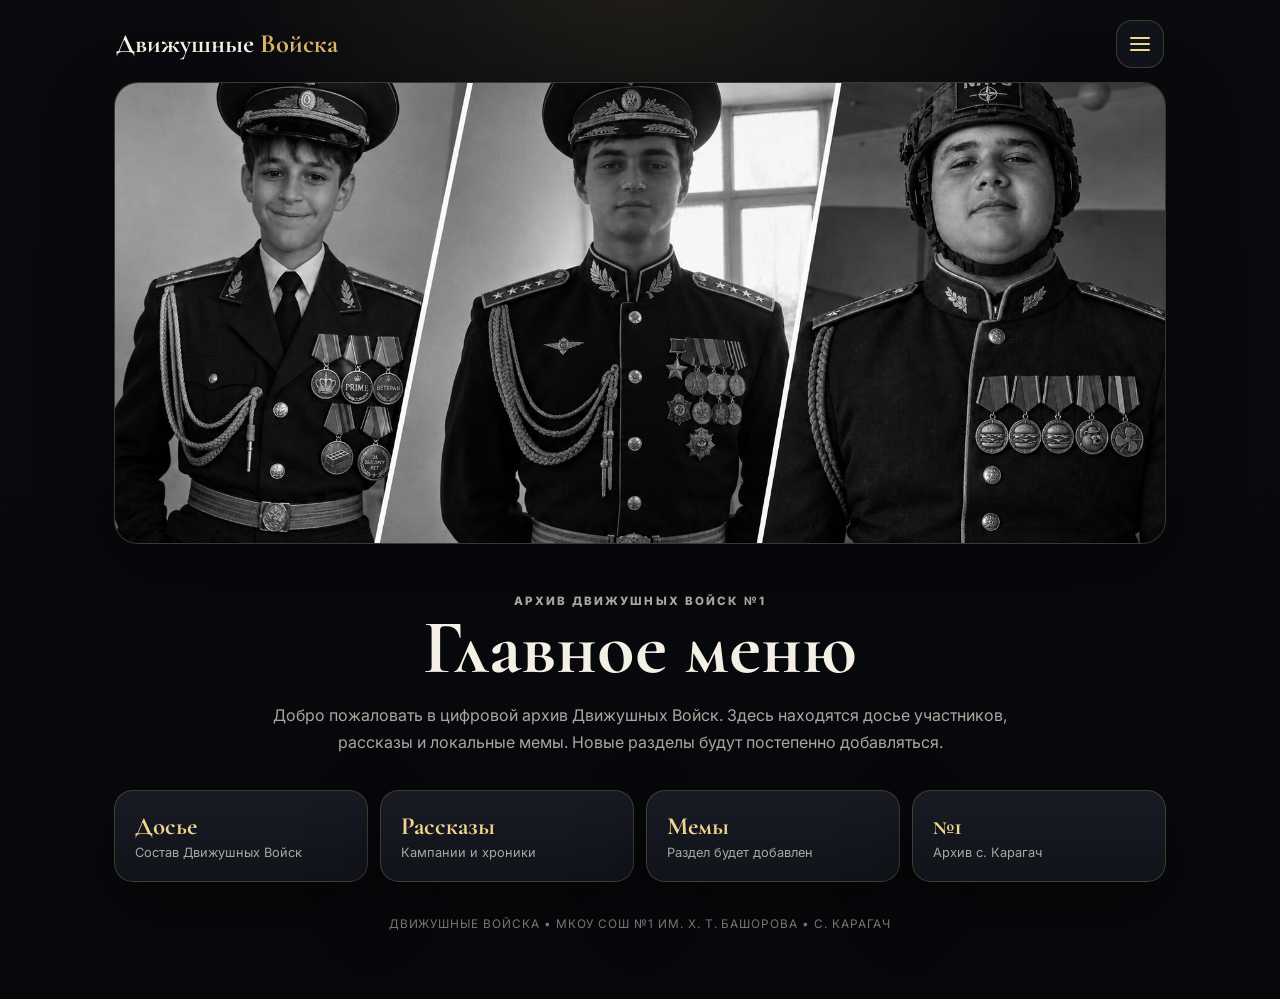
<file: index.html>
<!DOCTYPE html>
<html lang="ru">

<head>
    <meta charset="UTF-8">

    <meta
        name="viewport"
        content="width=device-width, initial-scale=1, viewport-fit=cover"
    >

    <meta name="theme-color" content="#07080b">

    <title>Главное меню • Движушные Войска</title>

    <link rel="stylesheet" href="css/style.css">
</head>

<body>

    <div class="site">


        <header class="topbar">

            <a class="brand" href="index.html">
                Движушные <span>Войска</span>
            </a>

            <button
                class="menu-btn"
                data-menu
                aria-label="Открыть меню"
            >
                <span class="bars">
                    <i></i>
                    <i></i>
                    <i></i>
                </span>
            </button>

        </header>


        <section class="banner">

            <img
                src="photos/banner.png"
                alt="Баннер Движушных Войск"
                onerror="
                    this.style.display='none';
                    document.getElementById('bannerFallback').style.display='grid';
                "
            >

            <div
                id="bannerFallback"
                class="fallback"
                style="display:none;"
            >
                Движушные Войска №1
            </div>

        </section>


        <section class="hero-copy">

            <p class="kicker">
                Архив Движушных Войск №1
            </p>

            <h1>
                Главное меню
            </h1>

            <p>
                Добро пожаловать в цифровой архив Движушных Войск.
                Здесь находятся досье участников, рассказы и локальные мемы.
                Новые разделы будут постепенно добавляться.
            </p>

        </section>


        <section class="quick">

            <a class="quick-card" href="dossier.html">
                <strong>Досье</strong>
                <span>Состав Движушных Войск</span>
            </a>

            <a class="quick-card" href="stories.html">
                <strong>Рассказы</strong>
                <span>Кампании и хроники</span>
            </a>

            <div class="quick-card">
                <strong>Мемы</strong>
                <span>Раздел будет добавлен</span>
            </div>

            <div class="quick-card">
                <strong>№1</strong>
                <span>Архив с. Карагач</span>
            </div>

        </section>


        <footer class="footer">
            Движушные Войска • МКОУ СОШ №1 им. Х. Т. Башорова • с. Карагач
        </footer>

    </div>


    <div class="drawer" id="drawer">

        <div class="backdrop" data-close></div>

        <aside class="panel">

            <div class="panel-head">

                <div class="panel-title">
                    Меню
                </div>

                <button
                    class="close"
                    data-close
                    aria-label="Закрыть"
                >
                    ×
                </button>

            </div>

            <nav class="nav">
                
                <a class="active" href="index.html">
                    Главное меню
                    <small>Главная страница</small>
                </a>
                <a class="" href="memes.html">
                    Мемы
                    <small>Будет добавлено позже</small>
                </a>
                <a class="" href="stories.html">
                    Рассказы
                    <small>Кампании и хроники</small>
                </a>
                <a class="" href="dossier.html">
                    Досье
                    <small>Состав Движушных Войск</small>
                </a>
            </nav>

        </aside>

    </div>

    <script src="js/menu.js"></script>

</body>
</html>
</file>
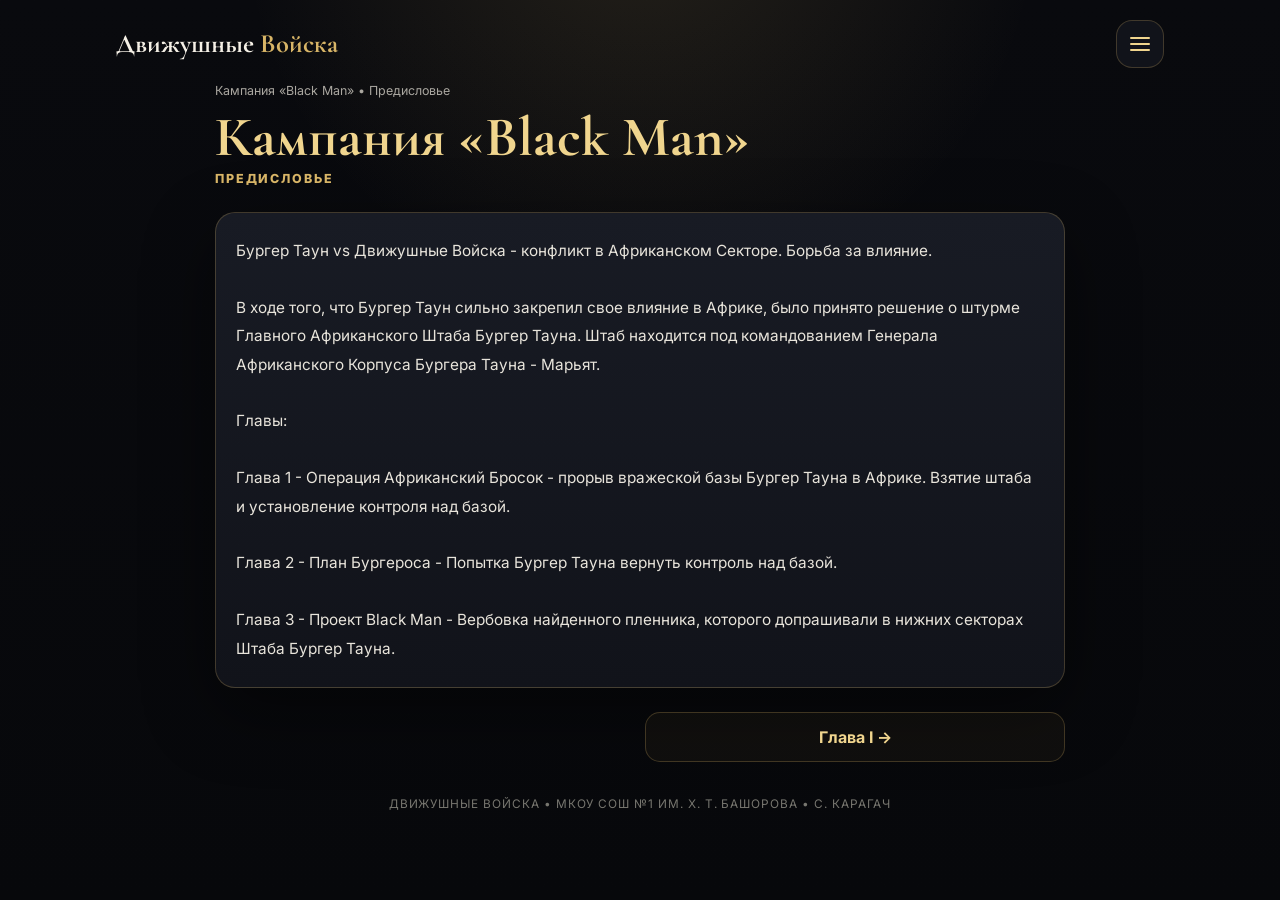
<file: stories/black-man/index.html>
<!DOCTYPE html>
<html lang="ru">

<head>
    <meta charset="UTF-8">

    <meta
        name="viewport"
        content="width=device-width, initial-scale=1, viewport-fit=cover"
    >

    <meta name="theme-color" content="#07080b">

    <title>Предисловье • Кампания «Black Man»</title>

    <link rel="stylesheet" href="../../css/style.css">
</head>

<body>

    <div class="site">


        <header class="topbar">

            <a class="brand" href="../../index.html">
                Движушные <span>Войска</span>
            </a>

            <button
                class="menu-btn"
                data-menu
                aria-label="Открыть меню"
            >
                <span class="bars">
                    <i></i>
                    <i></i>
                    <i></i>
                </span>
            </button>

        </header>


        <main class="story-reading">

            <p class="story-breadcrumb">
                Кампания «Black Man» • Предисловье
            </p>

            <h1 class="story-title">
                Кампания «Black Man»
            </h1>

            <p class="chapter-title">
                Предисловье
            </p>

            <article class="story-text">
                <p>Бургер Таун vs Движушные Войска - конфликт в Африканском Секторе. Борьба за влияние.<br><br>В ходе того, что Бургер Таун сильно закрепил свое влияние в Африке, было принято решение о штурме Главного Африканского Штаба Бургер Тауна. Штаб находится под командованием Генерала Африканского Корпуса Бургера Тауна - Марьят.<br><br>Главы:<br><br>Глава 1 - Операция Африканский Бросок - прорыв вражеской базы Бургер Тауна в Африке. Взятие штаба и установление контроля над базой.<br><br>Глава 2 - План Бургероса - Попытка Бургер Тауна вернуть контроль над базой.<br><br>Глава 3 - Проект Black Man - Вербовка найденного пленника, которого допрашивали в нижних секторах Штаба Бургер Тауна.</p>
            </article>

            <nav class="story-nav">

                <a class="disabled" aria-hidden="true">← Предыдущая часть</a>

                <a href="chapter-1.html">
                    Глава I →
                </a>

            </nav>

        </main>


        <footer class="footer">
            Движушные Войска • МКОУ СОШ №1 им. Х. Т. Башорова • с. Карагач
        </footer>

    </div>


    <div class="drawer" id="drawer">

        <div class="backdrop" data-close></div>

        <aside class="panel">

            <div class="panel-head">

                <div class="panel-title">
                    Меню
                </div>

                <button
                    class="close"
                    data-close
                    aria-label="Закрыть"
                >
                    ×
                </button>

            </div>

            <nav class="nav">
                
                <a class="" href="../../index.html">
                    Главное меню
                    <small>Главная страница</small>
                </a>
                <a class="" href="../../memes.html">
                    Мемы
                    <small>Будет добавлено позже</small>
                </a>
                <a class="active" href="../../stories.html">
                    Рассказы
                    <small>Кампании и хроники</small>
                </a>
                <a class="" href="../../dossier.html">
                    Досье
                    <small>Состав Движушных Войск</small>
                </a>
            </nav>

        </aside>

    </div>

    <script src="../../js/menu.js"></script>

</body>
</html>
</file>
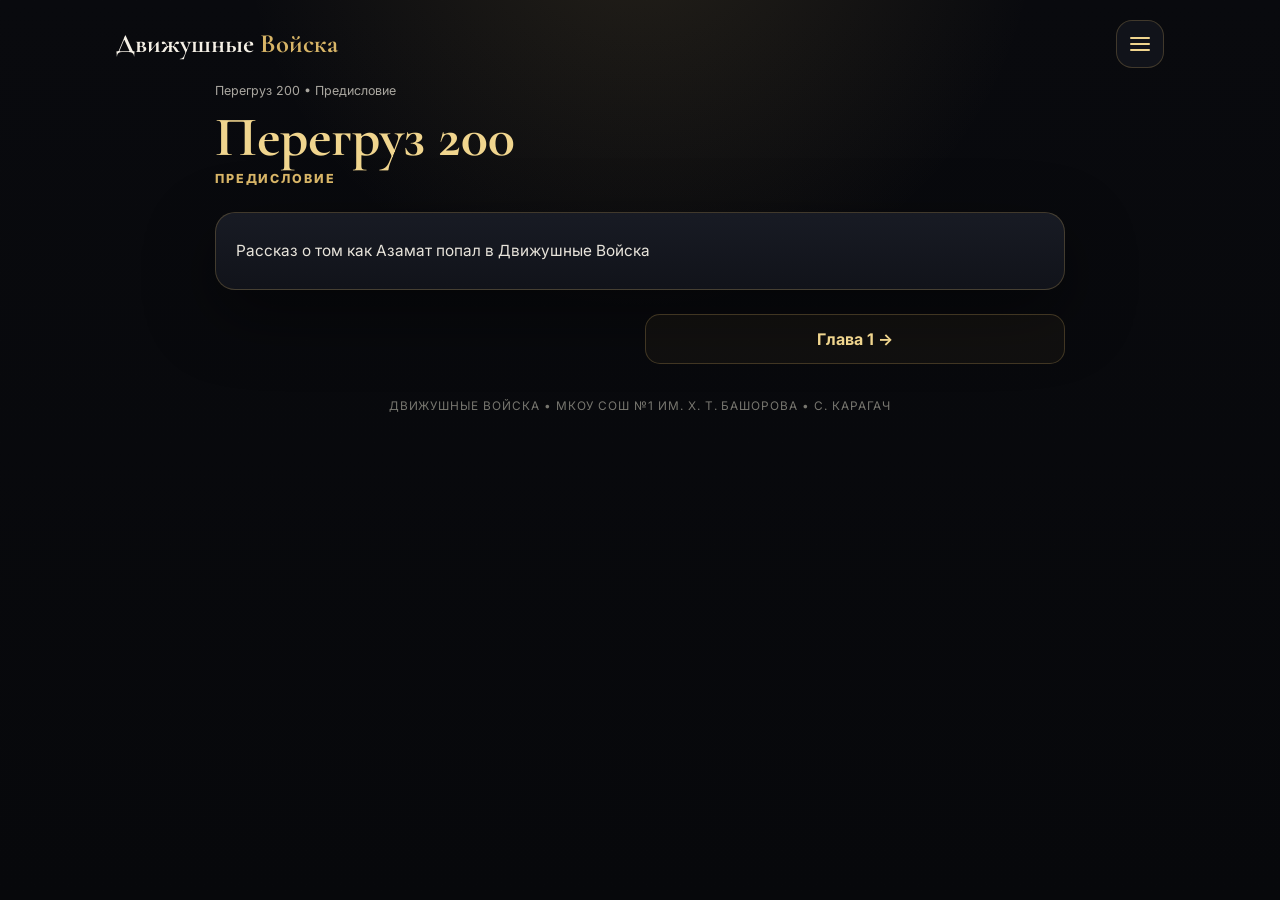
<file: stories/peregruz-200/index.html>
<!DOCTYPE html>
<html lang="ru">

<head>
    <meta charset="UTF-8">

    <meta
        name="viewport"
        content="width=device-width, initial-scale=1, viewport-fit=cover"
    >

    <meta name="theme-color" content="#07080b">

    <title>Предисловие • Перегруз 200</title>

    <link rel="stylesheet" href="../../css/style.css">
</head>

<body>

    <div class="site">


        <header class="topbar">

            <a class="brand" href="../../index.html">
                Движушные <span>Войска</span>
            </a>

            <button
                class="menu-btn"
                data-menu
                aria-label="Открыть меню"
            >
                <span class="bars">
                    <i></i>
                    <i></i>
                    <i></i>
                </span>
            </button>

        </header>


        <main class="story-reading">

            <p class="story-breadcrumb">
                Перегруз 200 • Предисловие
            </p>

            <h1 class="story-title">
                Перегруз 200
            </h1>

            <p class="chapter-title">
                Предисловие
            </p>

            <article class="story-text">
                <p>Рассказ о том как Азамат попал в Движушные Войска</p>
            </article>

            <nav class="story-nav">

                <a class="disabled" aria-hidden="true">← Предыдущая часть</a>

                <a href="chapter-1.html">
                    Глава 1 →
                </a>

            </nav>

        </main>


        <footer class="footer">
            Движушные Войска • МКОУ СОШ №1 им. Х. Т. Башорова • с. Карагач
        </footer>

    </div>


    <div class="drawer" id="drawer">

        <div class="backdrop" data-close></div>

        <aside class="panel">

            <div class="panel-head">

                <div class="panel-title">
                    Меню
                </div>

                <button
                    class="close"
                    data-close
                    aria-label="Закрыть"
                >
                    ×
                </button>

            </div>

            <nav class="nav">
                
                <a class="" href="../../index.html">
                    Главное меню
                    <small>Главная страница</small>
                </a>
                <a class="" href="../../memes.html">
                    Мемы
                    <small>Будет добавлено позже</small>
                </a>
                <a class="active" href="../../stories.html">
                    Рассказы
                    <small>Кампании и хроники</small>
                </a>
                <a class="" href="../../dossier.html">
                    Досье
                    <small>Состав Движушных Войск</small>
                </a>
            </nav>

        </aside>

    </div>

    <script src="../../js/menu.js"></script>

</body>
</html>
</file>
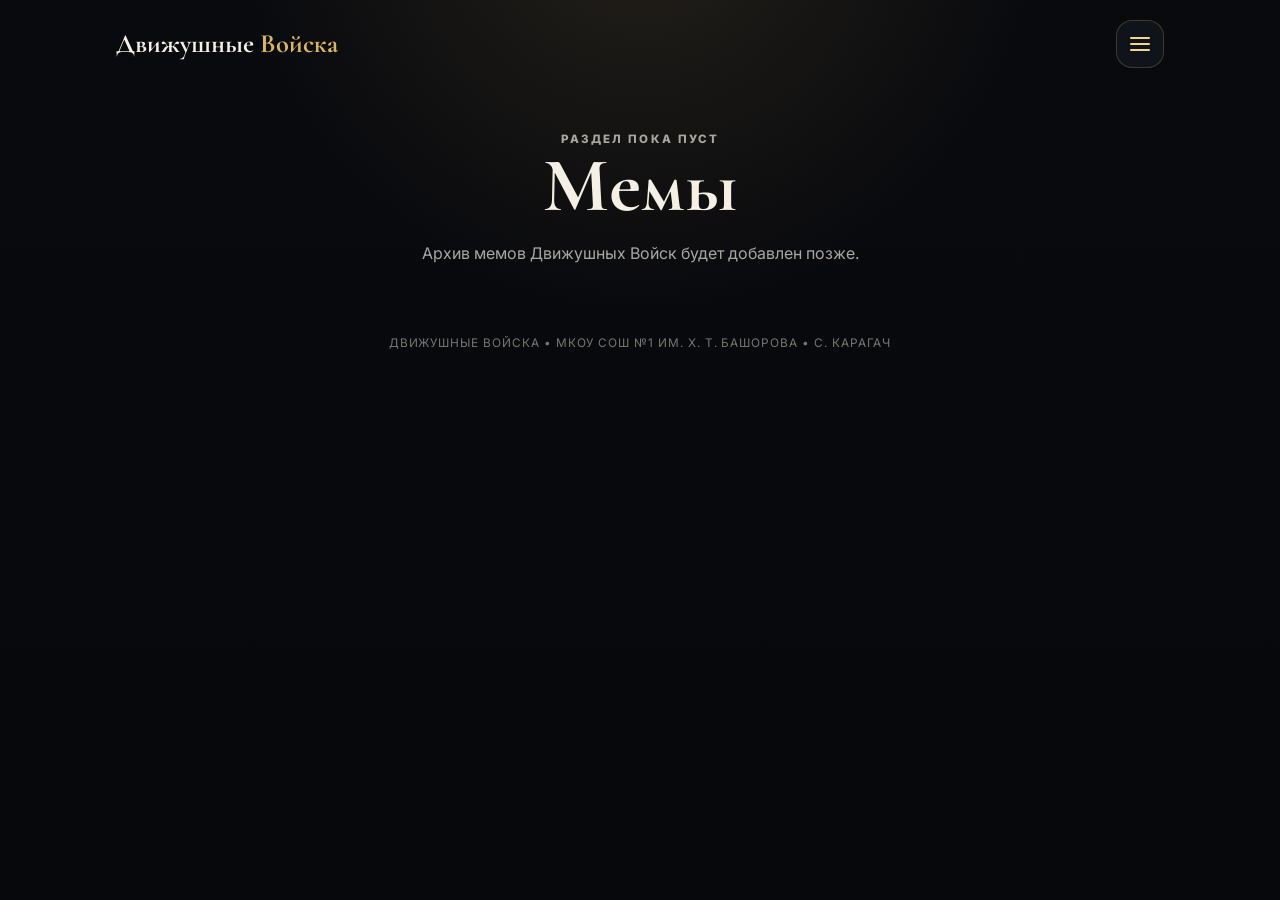
<file: memes.html>
<!DOCTYPE html>
<html lang="ru">
<head>
    <meta charset="UTF-8">

    <meta
        name="viewport"
        content="width=device-width, initial-scale=1, viewport-fit=cover"
    >

    <meta name="theme-color" content="#07080b">

    <title>Мемы • Движушные Войска</title>

    <link rel="stylesheet" href="css/style.css">
</head>

<body>

    <div class="site">

        <header class="topbar">
            <a class="brand" href="index.html">
                Движушные <span>Войска</span>
            </a>

            <button
                class="menu-btn"
                data-menu
                aria-label="Открыть меню"
            >
                <span class="bars">
                    <i></i>
                    <i></i>
                    <i></i>
                </span>
            </button>
        </header>

        
<section class="hero-copy">
    <p class="kicker">Раздел пока пуст</p>
    <h1>Мемы</h1>
    <p>Архив мемов Движушных Войск будет добавлен позже.</p>
</section>


        <footer class="footer">
            Движушные Войска • МКОУ СОШ №1 им. Х. Т. Башорова • с. Карагач
        </footer>

    </div>

    
<div class="drawer" id="drawer">
    <div class="backdrop" data-close></div>

    <aside class="panel">
        <div class="panel-head">
            <div class="panel-title">Меню</div>

            <button class="close" data-close aria-label="Закрыть">
                ×
            </button>
        </div>

        <nav class="nav">
            <a class="" href="index.html">
                Главное меню
                <small>Главная страница</small>
            </a>

            <a href="memes.html">
                Мемы
                <small>Будет добавлено позже</small>
            </a>

            <a class="" href="stories.html">
                Рассказы
                <small>Кампания «Black Man»</small>
            </a>

            <a class="" href="dossier.html">
                Досье
                <small>Состав Движушных Войск</small>
            </a>
        </nav>
    </aside>
</div>


    <script src="js/menu.js"></script>

</body>
</html>
</file>
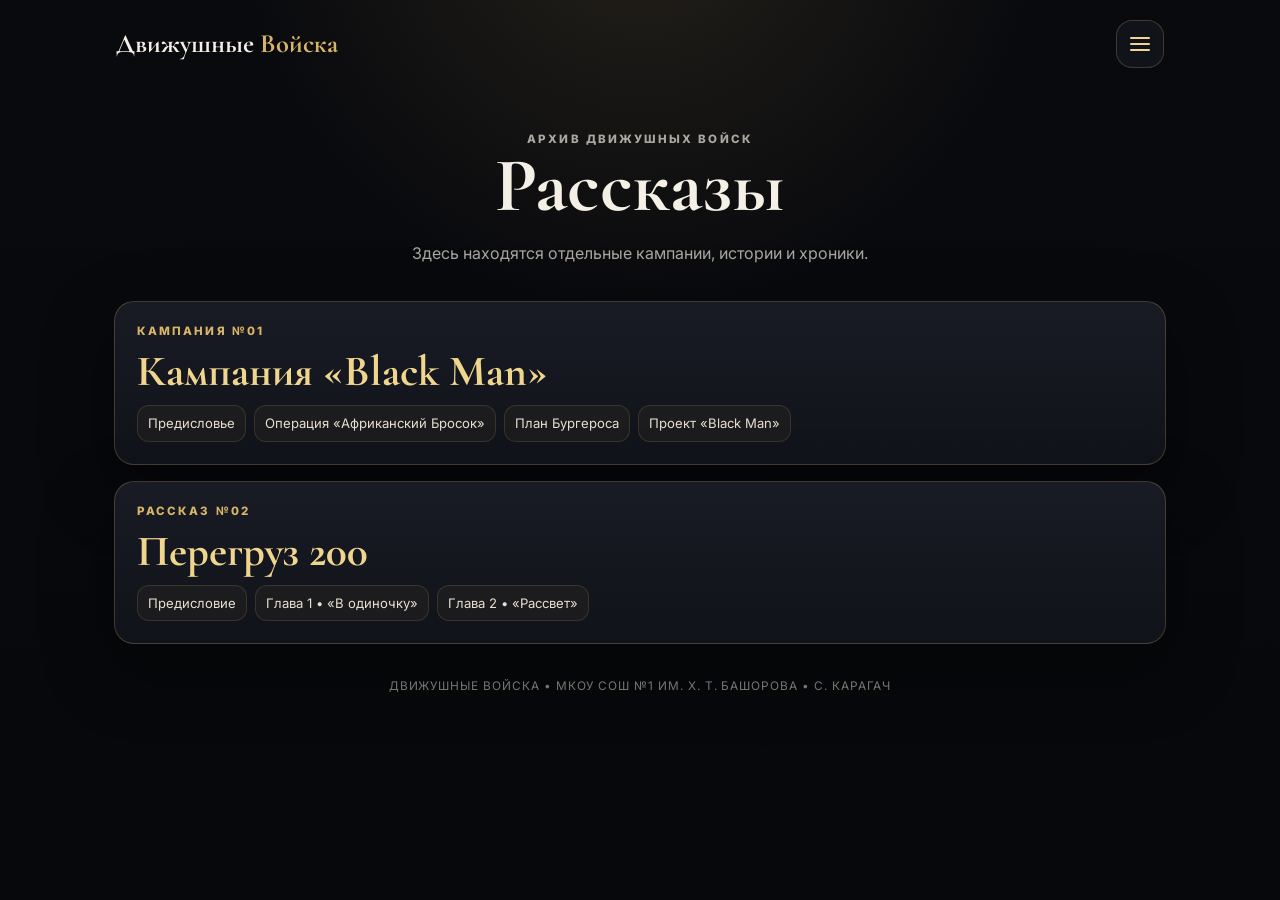
<file: stories.html>
<!DOCTYPE html>
<html lang="ru">

<head>
    <meta charset="UTF-8">

    <meta
        name="viewport"
        content="width=device-width, initial-scale=1, viewport-fit=cover"
    >

    <meta name="theme-color" content="#07080b">

    <title>Рассказы • Движушные Войска</title>

    <link rel="stylesheet" href="css/style.css">
</head>

<body>

    <div class="site">


        <header class="topbar">

            <a class="brand" href="index.html">
                Движушные <span>Войска</span>
            </a>

            <button
                class="menu-btn"
                data-menu
                aria-label="Открыть меню"
            >
                <span class="bars">
                    <i></i>
                    <i></i>
                    <i></i>
                </span>
            </button>

        </header>


        <section class="hero-copy">

            <p class="kicker">
                Архив Движушных Войск
            </p>

            <h1>
                Рассказы
            </h1>

            <p>
                Здесь находятся отдельные кампании, истории и хроники.
            </p>

        </section>


        <section class="stories">

            <a
                class="story-card"
                href="stories/black-man/index.html"
            >

                <p class="kicker">
                    Кампания №01
                </p>

                <h2>
                    Кампания «Black Man»
                </h2>

                <div class="story-parts">

                    <span class="story-part">
                        Предисловье
                    </span>

                    <span class="story-part">
                        Операция «Африканский Бросок»
                    </span>

                    <span class="story-part">
                        План Бургероса
                    </span>

                    <span class="story-part">
                        Проект «Black Man»
                    </span>

                </div>

            </a>


            <a
                class="story-card"
                href="stories/peregruz-200/index.html"
            >

                <p class="kicker">
                    Рассказ №02
                </p>

                <h2>
                    Перегруз 200
                </h2>

                <div class="story-parts">

                    <span class="story-part">
                        Предисловие
                    </span>

                    <span class="story-part">
                        Глава 1 • «В одиночку»
                    </span>

                    <span class="story-part">
                        Глава 2 • «Рассвет»
                    </span>

                </div>

            </a>

        </section>


        <footer class="footer">
            Движушные Войска • МКОУ СОШ №1 им. Х. Т. Башорова • с. Карагач
        </footer>

    </div>


    <div class="drawer" id="drawer">

        <div class="backdrop" data-close></div>

        <aside class="panel">

            <div class="panel-head">

                <div class="panel-title">
                    Меню
                </div>

                <button
                    class="close"
                    data-close
                    aria-label="Закрыть"
                >
                    ×
                </button>

            </div>

            <nav class="nav">
                
                <a class="" href="index.html">
                    Главное меню
                    <small>Главная страница</small>
                </a>
                <a class="" href="memes.html">
                    Мемы
                    <small>Будет добавлено позже</small>
                </a>
                <a class="active" href="stories.html">
                    Рассказы
                    <small>Кампании и хроники</small>
                </a>
                <a class="" href="dossier.html">
                    Досье
                    <small>Состав Движушных Войск</small>
                </a>
            </nav>

        </aside>

    </div>

    <script src="js/menu.js"></script>

</body>
</html>
</file>
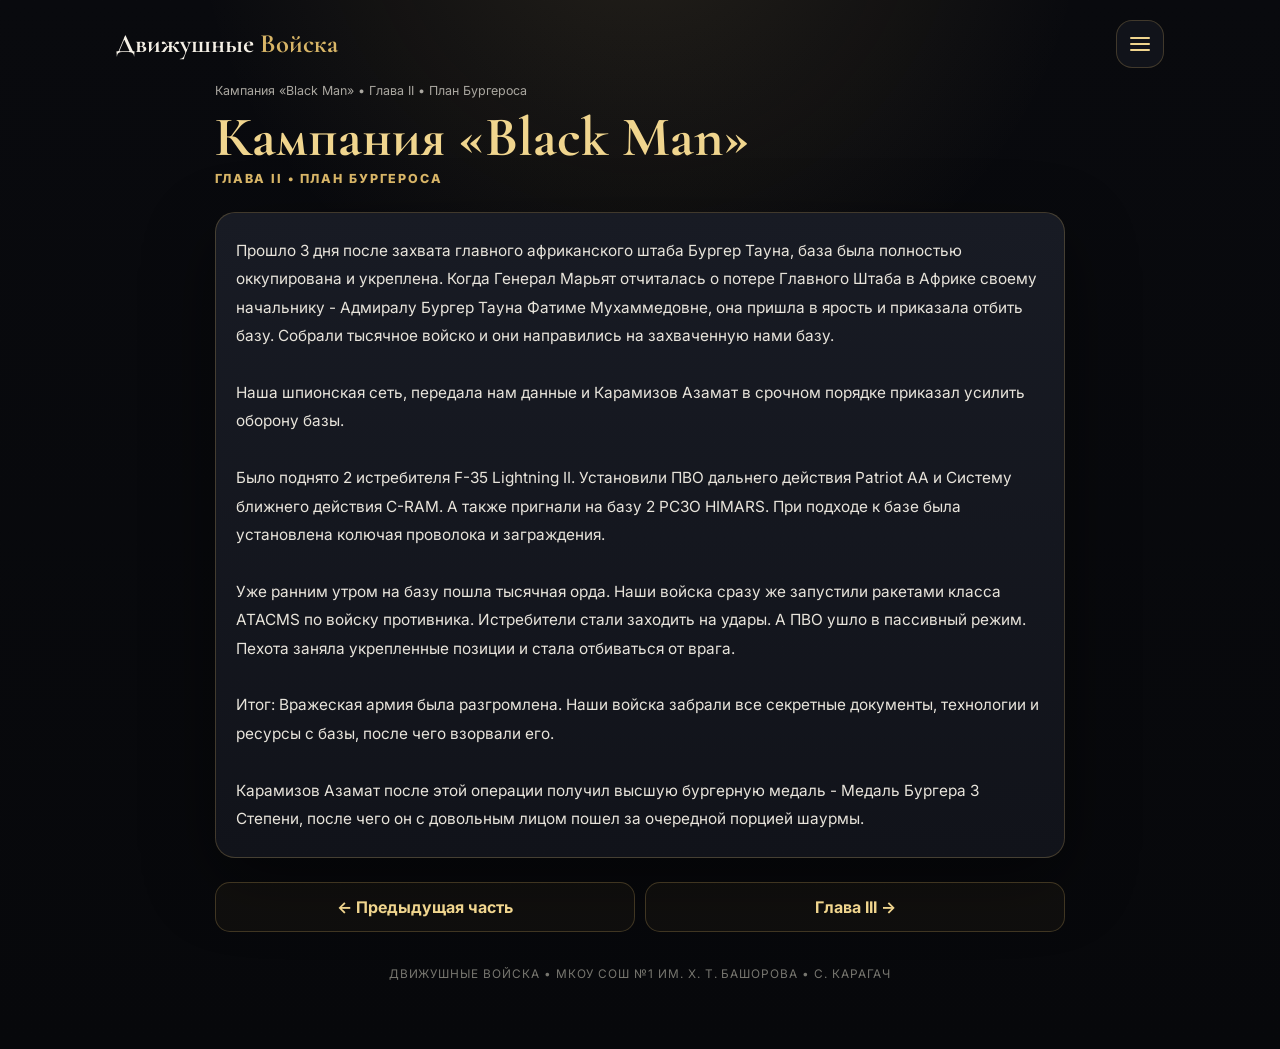
<file: stories/black-man/chapter-2.html>
<!DOCTYPE html>
<html lang="ru">

<head>
    <meta charset="UTF-8">

    <meta
        name="viewport"
        content="width=device-width, initial-scale=1, viewport-fit=cover"
    >

    <meta name="theme-color" content="#07080b">

    <title>Глава II • План Бургероса • Кампания «Black Man»</title>

    <link rel="stylesheet" href="../../css/style.css">
</head>

<body>

    <div class="site">


        <header class="topbar">

            <a class="brand" href="../../index.html">
                Движушные <span>Войска</span>
            </a>

            <button
                class="menu-btn"
                data-menu
                aria-label="Открыть меню"
            >
                <span class="bars">
                    <i></i>
                    <i></i>
                    <i></i>
                </span>
            </button>

        </header>


        <main class="story-reading">

            <p class="story-breadcrumb">
                Кампания «Black Man» • Глава II • План Бургероса
            </p>

            <h1 class="story-title">
                Кампания «Black Man»
            </h1>

            <p class="chapter-title">
                Глава II • План Бургероса
            </p>

            <article class="story-text">
                <p>Прошло 3 дня после захвата главного африканского штаба Бургер Тауна, база была полностью оккупирована и укреплена. Когда Генерал Марьят отчиталась о потере Главного Штаба в Африке своему начальнику - Адмиралу Бургер Тауна Фатиме Мухаммедовне, она пришла в ярость и приказала отбить базу. Собрали тысячное войско и они направились на захваченную нами базу.<br><br>Наша шпионская сеть, передала нам данные и Карамизов Азамат в срочном порядке приказал усилить оборону базы.<br><br>Было поднято 2 истребителя F-35 Lightning II. Установили ПВО дальнего действия Patriot AA и Систему ближнего действия C-RAM. А также пригнали на базу 2 РСЗО HIMARS. При подходе к базе была установлена колючая проволока и заграждения.<br><br>Уже ранним утром на базу пошла тысячная орда. Наши войска сразу же запустили ракетами класса ATACMS по войску противника. Истребители стали заходить на удары. А ПВО ушло в пассивный режим. Пехота заняла укрепленные позиции и стала отбиваться от врага.<br><br>Итог: Вражеская армия была разгромлена. Наши войска забрали все секретные документы, технологии и ресурсы с базы, после чего взорвали его.<br><br>Карамизов Азамат после этой операции получил высшую бургерную медаль - Медаль Бургера 3 Степени, после чего он с довольным лицом пошел за очередной порцией шаурмы.</p>
            </article>

            <nav class="story-nav">

                <a href="chapter-1.html">← Предыдущая часть</a>

                <a href="chapter-3.html">
                    Глава III →
                </a>

            </nav>

        </main>


        <footer class="footer">
            Движушные Войска • МКОУ СОШ №1 им. Х. Т. Башорова • с. Карагач
        </footer>

    </div>


    <div class="drawer" id="drawer">

        <div class="backdrop" data-close></div>

        <aside class="panel">

            <div class="panel-head">

                <div class="panel-title">
                    Меню
                </div>

                <button
                    class="close"
                    data-close
                    aria-label="Закрыть"
                >
                    ×
                </button>

            </div>

            <nav class="nav">
                
                <a class="" href="../../index.html">
                    Главное меню
                    <small>Главная страница</small>
                </a>
                <a class="" href="../../memes.html">
                    Мемы
                    <small>Будет добавлено позже</small>
                </a>
                <a class="active" href="../../stories.html">
                    Рассказы
                    <small>Кампании и хроники</small>
                </a>
                <a class="" href="../../dossier.html">
                    Досье
                    <small>Состав Движушных Войск</small>
                </a>
            </nav>

        </aside>

    </div>

    <script src="../../js/menu.js"></script>

</body>
</html>
</file>
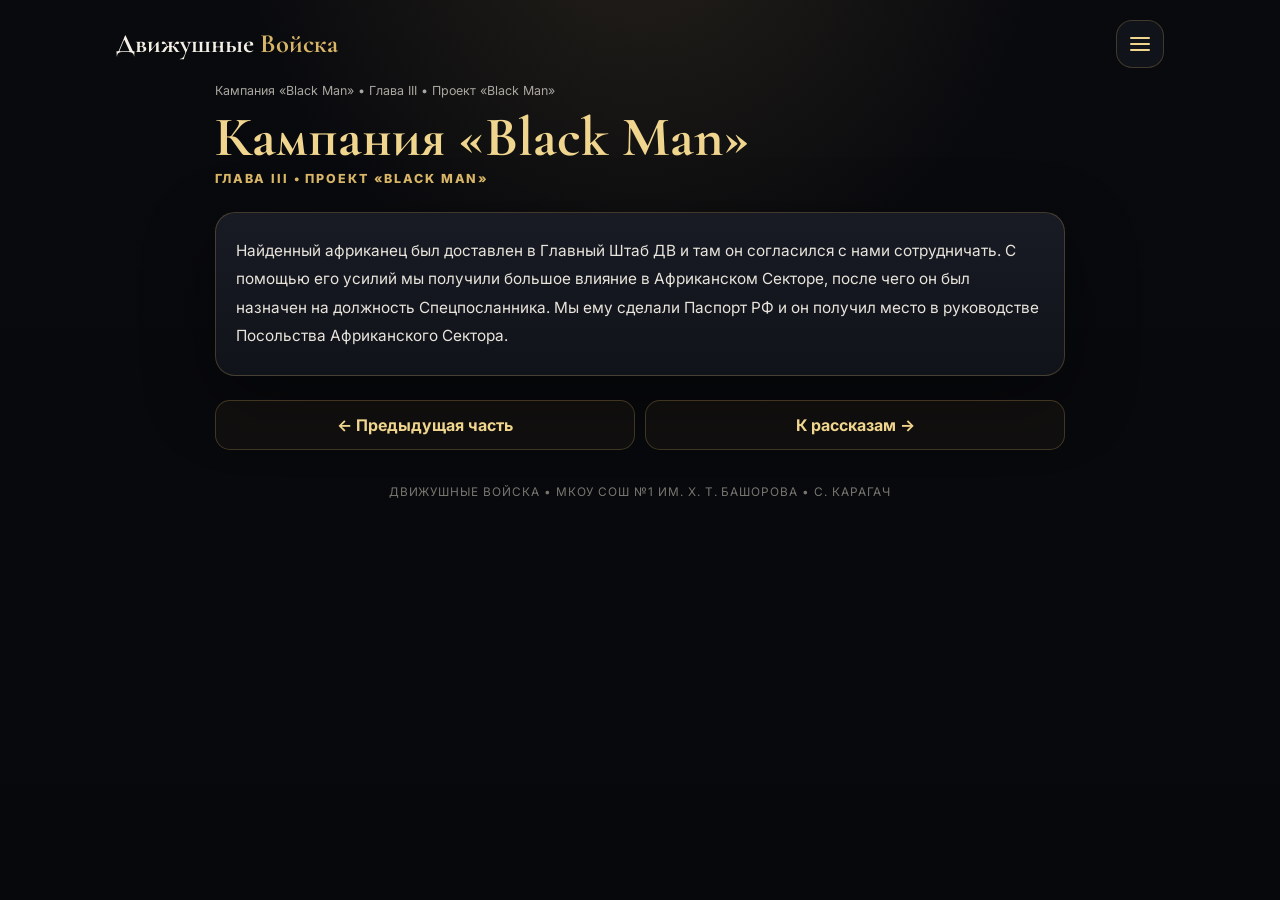
<file: stories/black-man/chapter-3.html>
<!DOCTYPE html>
<html lang="ru">

<head>
    <meta charset="UTF-8">

    <meta
        name="viewport"
        content="width=device-width, initial-scale=1, viewport-fit=cover"
    >

    <meta name="theme-color" content="#07080b">

    <title>Глава III • Проект «Black Man» • Кампания «Black Man»</title>

    <link rel="stylesheet" href="../../css/style.css">
</head>

<body>

    <div class="site">


        <header class="topbar">

            <a class="brand" href="../../index.html">
                Движушные <span>Войска</span>
            </a>

            <button
                class="menu-btn"
                data-menu
                aria-label="Открыть меню"
            >
                <span class="bars">
                    <i></i>
                    <i></i>
                    <i></i>
                </span>
            </button>

        </header>


        <main class="story-reading">

            <p class="story-breadcrumb">
                Кампания «Black Man» • Глава III • Проект «Black Man»
            </p>

            <h1 class="story-title">
                Кампания «Black Man»
            </h1>

            <p class="chapter-title">
                Глава III • Проект «Black Man»
            </p>

            <article class="story-text">
                <p>Найденный африканец был доставлен в Главный Штаб ДВ и там он согласился с нами сотрудничать. С помощью его усилий мы получили большое влияние в Африканском Секторе, после чего он был назначен на должность Спецпосланника. Мы ему сделали Паспорт РФ и он получил место в руководстве Посольства Африканского Сектора.</p>
            </article>

            <nav class="story-nav">

                <a href="chapter-2.html">← Предыдущая часть</a>

                <a href="../../stories.html">
                    К рассказам →
                </a>

            </nav>

        </main>


        <footer class="footer">
            Движушные Войска • МКОУ СОШ №1 им. Х. Т. Башорова • с. Карагач
        </footer>

    </div>


    <div class="drawer" id="drawer">

        <div class="backdrop" data-close></div>

        <aside class="panel">

            <div class="panel-head">

                <div class="panel-title">
                    Меню
                </div>

                <button
                    class="close"
                    data-close
                    aria-label="Закрыть"
                >
                    ×
                </button>

            </div>

            <nav class="nav">
                
                <a class="" href="../../index.html">
                    Главное меню
                    <small>Главная страница</small>
                </a>
                <a class="" href="../../memes.html">
                    Мемы
                    <small>Будет добавлено позже</small>
                </a>
                <a class="active" href="../../stories.html">
                    Рассказы
                    <small>Кампании и хроники</small>
                </a>
                <a class="" href="../../dossier.html">
                    Досье
                    <small>Состав Движушных Войск</small>
                </a>
            </nav>

        </aside>

    </div>

    <script src="../../js/menu.js"></script>

</body>
</html>
</file>
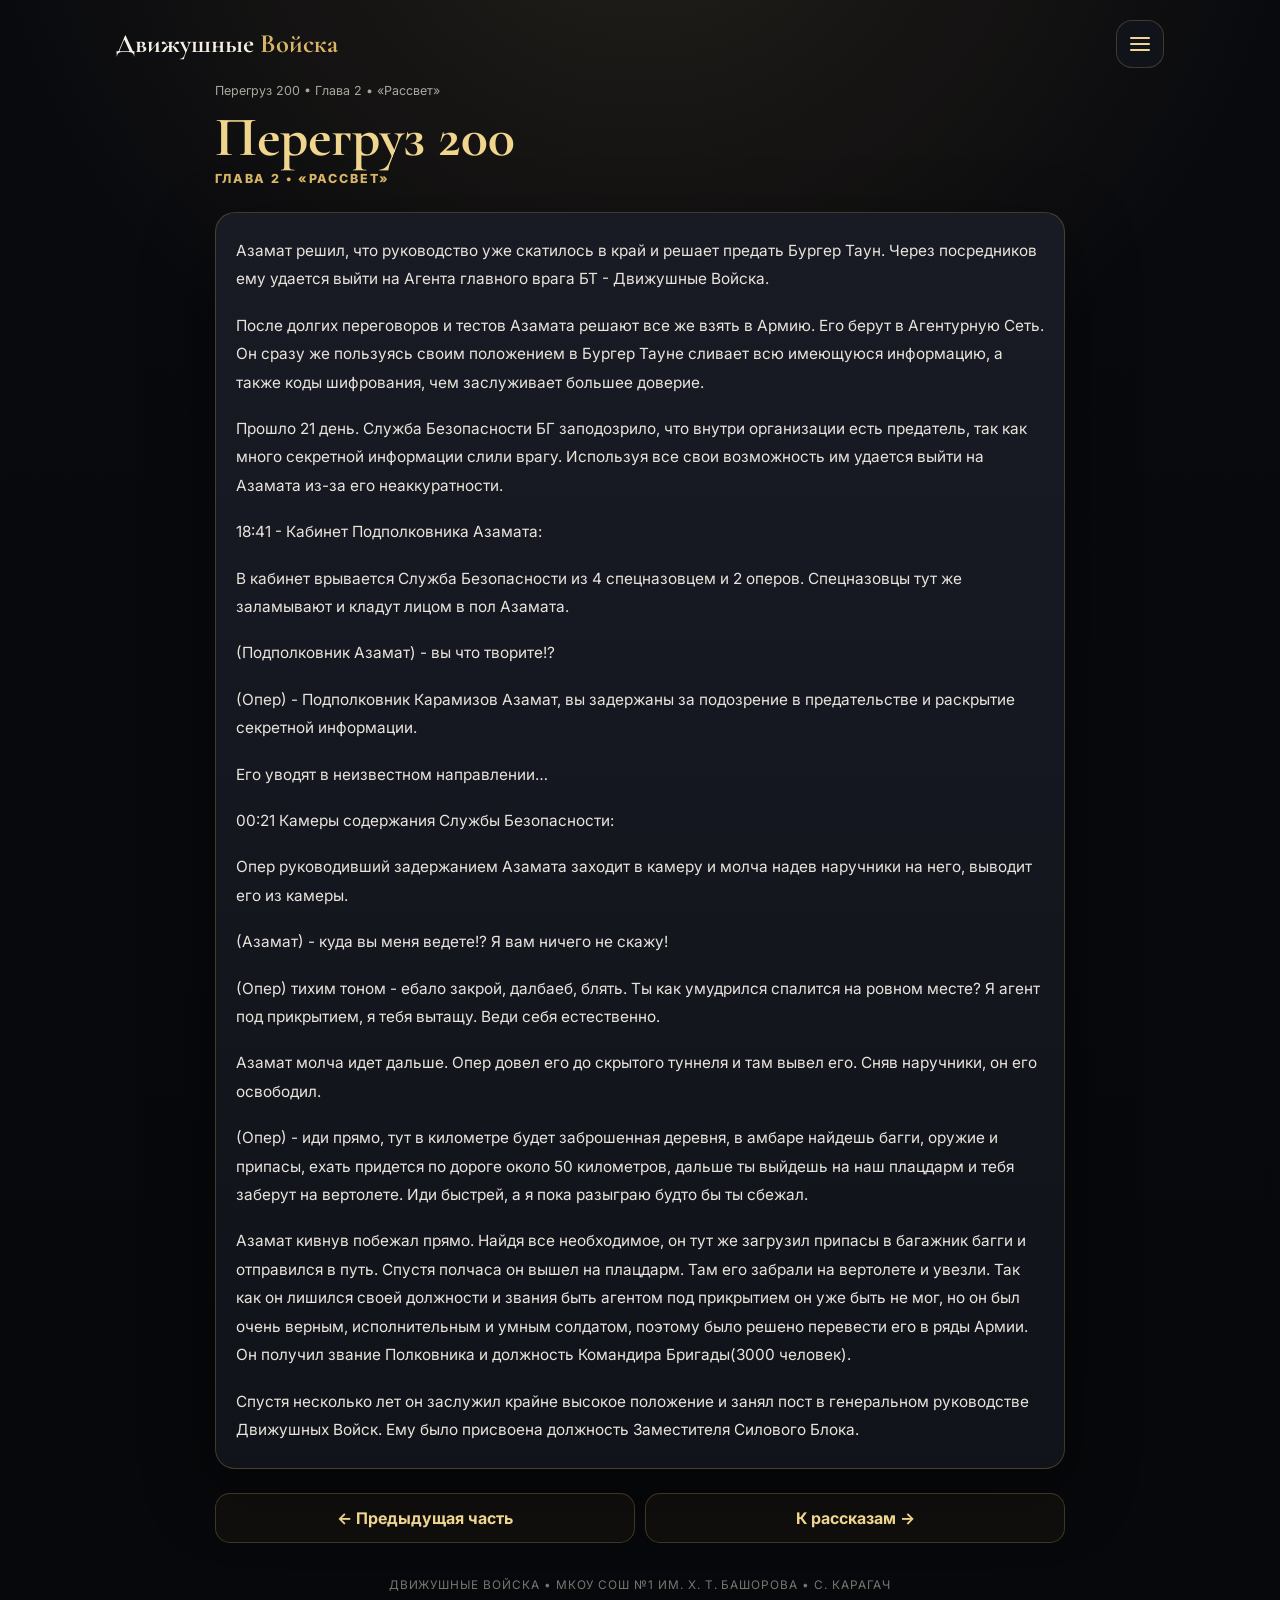
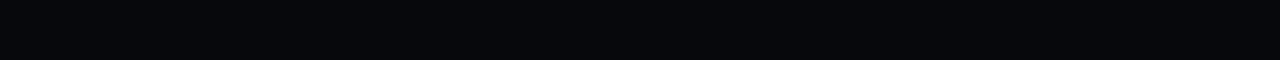
<file: stories/peregruz-200/chapter-2.html>
<!DOCTYPE html>
<html lang="ru">

<head>
    <meta charset="UTF-8">

    <meta
        name="viewport"
        content="width=device-width, initial-scale=1, viewport-fit=cover"
    >

    <meta name="theme-color" content="#07080b">

    <title>Глава 2 • «Рассвет» • Перегруз 200</title>

    <link rel="stylesheet" href="../../css/style.css">
</head>

<body>

    <div class="site">


        <header class="topbar">

            <a class="brand" href="../../index.html">
                Движушные <span>Войска</span>
            </a>

            <button
                class="menu-btn"
                data-menu
                aria-label="Открыть меню"
            >
                <span class="bars">
                    <i></i>
                    <i></i>
                    <i></i>
                </span>
            </button>

        </header>


        <main class="story-reading">

            <p class="story-breadcrumb">
                Перегруз 200 • Глава 2 • «Рассвет»
            </p>

            <h1 class="story-title">
                Перегруз 200
            </h1>

            <p class="chapter-title">
                Глава 2 • «Рассвет»
            </p>

            <article class="story-text">
                <p>Азамат решил, что руководство уже скатилось в край и решает предать Бургер Таун. Через посредников ему удается выйти на Агента главного врага БТ - Движушные Войска.</p>
                <p>После долгих переговоров и тестов Азамата решают все же взять в Армию. Его берут в Агентурную Сеть. Он сразу же пользуясь своим положением в Бургер Тауне сливает всю имеющуюся информацию, а также коды шифрования, чем заслуживает большее доверие.</p>
                <p>Прошло 21 день. Служба Безопасности БГ заподозрило, что внутри организации есть предатель, так как много секретной информации слили врагу. Используя все свои возможность им удается выйти на Азамата из-за его неаккуратности.</p>
                <p>18:41 - Кабинет Подполковника Азамата:</p>
                <p>В кабинет врывается Служба Безопасности из 4 спецназовцем и 2 оперов. Спецназовцы тут же заламывают и кладут лицом в пол Азамата.</p>
                <p>(Подполковник Азамат) - вы что творите!?</p>
                <p>(Опер) - Подполковник Карамизов Азамат, вы задержаны за подозрение в предательстве и раскрытие секретной информации.</p>
                <p>Его уводят в неизвестном направлении…</p>
                <p>00:21 Камеры содержания Службы Безопасности:</p>
                <p>Опер руководивший задержанием Азамата заходит в камеру и молча надев наручники на него, выводит его из камеры.</p>
                <p>(Азамат) - куда вы меня ведете!? Я вам ничего не скажу!</p>
                <p>(Опер) тихим тоном - ебало закрой, далбаеб, блять. Ты как умудрился спалится на ровном месте? Я агент под прикрытием, я тебя вытащу. Веди себя естественно.</p>
                <p>Азамат молча идет дальше. Опер довел его до скрытого туннеля и там вывел его. Сняв наручники, он его освободил.</p>
                <p>(Опер) - иди прямо, тут в километре будет заброшенная деревня, в амбаре найдешь багги, оружие и припасы, ехать придется по дороге около 50 километров, дальше ты выйдешь на наш плацдарм и тебя заберут на вертолете. Иди быстрей, а я пока разыграю будто бы ты сбежал.</p>
                <p>Азамат кивнув побежал прямо. Найдя все необходимое, он тут же загрузил припасы в багажник багги и отправился в путь. Спустя полчаса он вышел на плацдарм. Там его забрали на вертолете и увезли. Так как он лишился своей должности и звания быть агентом под прикрытием он уже быть не мог, но он был очень верным, исполнительным и умным солдатом, поэтому было решено перевести его в ряды Армии. Он получил звание Полковника и должность Командира Бригады(3000 человек).</p>
                <p>Спустя несколько лет он заслужил крайне высокое положение и занял пост в генеральном руководстве Движушных Войск. Ему было присвоена должность Заместителя Силового Блока.</p>
            </article>

            <nav class="story-nav">

                <a href="chapter-1.html">← Предыдущая часть</a>

                <a href="../../stories.html">
                    К рассказам →
                </a>

            </nav>

        </main>


        <footer class="footer">
            Движушные Войска • МКОУ СОШ №1 им. Х. Т. Башорова • с. Карагач
        </footer>

    </div>


    <div class="drawer" id="drawer">

        <div class="backdrop" data-close></div>

        <aside class="panel">

            <div class="panel-head">

                <div class="panel-title">
                    Меню
                </div>

                <button
                    class="close"
                    data-close
                    aria-label="Закрыть"
                >
                    ×
                </button>

            </div>

            <nav class="nav">
                
                <a class="" href="../../index.html">
                    Главное меню
                    <small>Главная страница</small>
                </a>
                <a class="" href="../../memes.html">
                    Мемы
                    <small>Будет добавлено позже</small>
                </a>
                <a class="active" href="../../stories.html">
                    Рассказы
                    <small>Кампании и хроники</small>
                </a>
                <a class="" href="../../dossier.html">
                    Досье
                    <small>Состав Движушных Войск</small>
                </a>
            </nav>

        </aside>

    </div>

    <script src="../../js/menu.js"></script>

</body>
</html>
</file>
<file: css/style.css>
@import url("https://fonts.googleapis.com/css2?family=Cormorant+Garamond:wght@500;600;700&family=Inter:wght@400;500;600;700;800&display=swap");

:root {
    --bg: #07080b;
    --panel: #11131a;
    --panel-2: #181b24;
    --text: #f5f0e6;
    --muted: #aaa7a0;
    --gold: #d8b567;
    --gold-light: #f0d58e;
    --line: rgba(216, 181, 103, 0.24);
    --radius: 24px;
    --shadow: 0 24px 70px rgba(0, 0, 0, 0.45);
}

* {
    box-sizing: border-box;
    -webkit-tap-highlight-color: transparent;
}

html {
    background: var(--bg);
    scroll-behavior: smooth;
}

body {
    margin: 0;
    min-height: 100vh;
    color: var(--text);
    font-family: "Inter", sans-serif;
    background:
        radial-gradient(
            circle at 50% -10%,
            rgba(216, 181, 103, 0.13),
            transparent 34%
        ),
        linear-gradient(180deg, #090a0e, #07080b);
}

body::before {
    content: "";
    position: fixed;
    inset: 0;
    pointer-events: none;
    opacity: 0.045;
    background-image:
        linear-gradient(rgba(255,255,255,.1) 1px, transparent 1px),
        linear-gradient(90deg, rgba(255,255,255,.1) 1px, transparent 1px);
    background-size: 34px 34px;
}

a {
    color: inherit;
    text-decoration: none;
}

button {
    font: inherit;
}

.site {
    width: min(100%, 1100px);
    margin: 0 auto;
    padding: 14px 14px 60px;
}

/* ===== Верхняя панель ===== */

.topbar {
    display: flex;
    align-items: center;
    justify-content: space-between;
    padding: 6px 2px 14px;
    position: relative;
    z-index: 20;
}

.brand {
    font-family: "Cormorant Garamond", serif;
    font-size: 1.65rem;
    font-weight: 700;
}

.brand span {
    color: var(--gold);
}

.menu-btn {
    width: 48px;
    height: 48px;
    border: 1px solid var(--line);
    border-radius: 16px;
    background: var(--panel);
    color: var(--gold-light);
    display: grid;
    place-items: center;
    cursor: pointer;
}

.bars {
    width: 20px;
    display: grid;
    gap: 4px;
}

.bars i {
    display: block;
    height: 2px;
    background: currentColor;
    border-radius: 99px;
}

/* ===== Боковое меню ===== */

.drawer {
    position: fixed;
    inset: 0;
    z-index: 100;
    visibility: hidden;
    pointer-events: none;
}

.drawer.open {
    visibility: visible;
    pointer-events: auto;
}

.backdrop {
    position: absolute;
    inset: 0;
    background: rgba(0, 0, 0, 0.68);
    backdrop-filter: blur(5px);
}

.panel {
    position: absolute;
    top: 0;
    right: 0;
    width: min(86vw, 370px);
    height: 100%;
    padding: 18px;
    background: #101219;
    border-left: 1px solid var(--line);
    transform: translateX(100%);
    transition: transform 0.28s ease;
    box-shadow: -24px 0 70px rgba(0, 0, 0, 0.45);
}

.drawer.open .panel {
    transform: translateX(0);
}

.panel-head {
    display: flex;
    align-items: center;
    justify-content: space-between;
    margin-bottom: 28px;
}

.panel-title {
    font-family: "Cormorant Garamond", serif;
    font-size: 2rem;
    font-weight: 700;
}

.close {
    border: 0;
    background: none;
    color: #d9d6cf;
    font-size: 2rem;
    cursor: pointer;
}

.nav {
    display: grid;
    gap: 9px;
}

.nav a {
    padding: 15px;
    border: 1px solid rgba(216, 181, 103, 0.14);
    border-radius: 16px;
    background: rgba(255, 255, 255, 0.018);
    font-weight: 700;
}

.nav a.active,
.nav a:hover {
    border-color: var(--line);
    background: rgba(216, 181, 103, 0.08);
    color: var(--gold-light);
}

.nav small {
    display: block;
    margin-top: 3px;
    color: var(--muted);
    font-weight: 400;
}

/* ===== Главная ===== */

.banner {
    overflow: hidden;
    border: 1px solid var(--line);
    border-radius: var(--radius);
    background: #0e1016;
    box-shadow: var(--shadow);
}

.banner img {
    width: 100%;
    display: block;
    max-height: 460px;
    object-fit: cover;
}

.fallback {
    min-height: 220px;
    display: grid;
    place-items: center;
    color: var(--gold-light);
    font: 700 clamp(2rem, 8vw, 4rem) "Cormorant Garamond", serif;
}

.hero-copy {
    padding: 30px 6px 34px;
    text-align: center;
}

.kicker {
    margin: 0 0 12px;
    color: var(--gold);
    font-size: 0.72rem;
    font-weight: 800;
    letter-spacing: 0.18em;
    text-transform: uppercase;
}

.hero-copy h1 {
    margin: 0;
    font-family: "Cormorant Garamond", serif;
    font-size: clamp(2.4rem, 8vw, 4.8rem);
    line-height: 0.94;
}

.hero-copy p {
    max-width: 760px;
    margin: 18px auto 0;
    color: var(--muted);
    line-height: 1.7;
}

.quick {
    display: grid;
    grid-template-columns: repeat(2, minmax(0, 1fr));
    gap: 12px;
}

.quick-card {
    display: block;
    padding: 20px;
    border: 1px solid var(--line);
    border-radius: 19px;
    background: linear-gradient(180deg, var(--panel-2), var(--panel));
    box-shadow: var(--shadow);
}

.quick-card strong {
    display: block;
    color: var(--gold-light);
    font: 700 1.55rem "Cormorant Garamond", serif;
}

.quick-card span {
    color: var(--muted);
    font-size: 0.8rem;
}

/* ===== Досье ===== */

.dossier {
    display: grid;
    grid-template-columns: 1fr;
    gap: 18px;
}

.card {
    position: relative;
    overflow: hidden;
    border: 1px solid var(--line);
    border-radius: var(--radius);
    background: linear-gradient(180deg, var(--panel-2), var(--panel));
    box-shadow: var(--shadow);
}

.card::before {
    content: "";
    position: absolute;
    top: 0;
    left: 0;
    right: 0;
    height: 3px;
    background: linear-gradient(
        90deg,
        transparent,
        var(--gold),
        transparent
    );
}

.card-head {
    display: grid;
    grid-template-columns: 92px minmax(0, 1fr);
    gap: 14px;
    align-items: center;
    padding: 19px 18px 10px;
}

.photo {
    width: 92px;
    aspect-ratio: 1;
    display: grid;
    place-items: center;
    overflow: hidden;
    border: 1px solid rgba(216, 181, 103, 0.35);
    border-radius: 18px;
    background: #101219;
    color: #777;
}

.photo img {
    width: 100%;
    height: 100%;
    display: block;
    object-fit: cover;
}

.photo-fallback {
    display: none;
}

.card-label,
.block-title {
    color: var(--gold);
    font-size: 0.7rem;
    font-weight: 800;
    letter-spacing: 0.15em;
    text-transform: uppercase;
}

.card-label {
    margin: 0 0 5px;
}

.name {
    margin: 0;
    font: 700 clamp(1.8rem, 6vw, 2.4rem) / 1 "Cormorant Garamond", serif;
}

.content {
    padding: 8px 18px 22px;
}

.block-title {
    margin: 16px 0 8px;
}

.description {
    margin: 0;
    color: #e8e4db;
    font-size: 0.92rem;
    line-height: 1.72;
}

.awards {
    display: grid;
    gap: 8px;
    margin: 0;
    padding: 0;
    list-style: none;
}

.award {
    padding: 11px 12px;
    border: 1px solid rgba(216, 181, 103, 0.13);
    border-radius: 14px;
    background: rgba(216, 181, 103, 0.045);
    color: #efe9db;
    font-size: 0.86rem;
    line-height: 1.45;
}

.award::before {
    content: "✦";
    margin-right: 8px;
    color: var(--gold);
}

.award-empty {
    color: var(--muted);
    border-style: dashed;
}

/* ===== Каталог рассказов ===== */

.stories {
    display: grid;
    gap: 16px;
}

.story-card {
    display: block;
    padding: 22px;
    border: 1px solid var(--line);
    border-radius: 20px;
    background: linear-gradient(180deg, var(--panel-2), var(--panel));
    box-shadow: var(--shadow);
    transition: transform 0.2s ease, border-color 0.2s ease;
}

.story-card:hover,
.story-card:focus-visible {
    transform: translateY(-2px);
    border-color: var(--gold);
}

.story-card h2 {
    margin: 4px 0 12px;
    color: var(--gold-light);
    font: 700 clamp(1.9rem, 7vw, 2.7rem) / 1 "Cormorant Garamond", serif;
}

.story-parts {
    display: flex;
    flex-wrap: wrap;
    gap: 8px;
}

.story-part {
    padding: 8px 10px;
    border: 1px solid rgba(216, 181, 103, 0.16);
    border-radius: 12px;
    background: rgba(216, 181, 103, 0.045);
    color: #e7e0d2;
    font-size: 0.82rem;
    line-height: 1.4;
}

/* ===== Страница рассказа ===== */

.story-reading {
    width: min(100%, 850px);
    margin: 0 auto;
}

.story-breadcrumb {
    margin: 0 0 10px;
    color: var(--muted);
    font-size: 0.78rem;
    line-height: 1.5;
}

.story-title {
    margin: 0;
    color: var(--gold-light);
    font: 700 clamp(2rem, 7vw, 3.5rem) / 0.95 "Cormorant Garamond", serif;
}

.chapter-title {
    margin: 7px 0 26px;
    color: var(--gold);
    font-size: 0.78rem;
    font-weight: 800;
    letter-spacing: 0.15em;
    text-transform: uppercase;
}

.story-text {
    padding: 24px 20px;
    border: 1px solid var(--line);
    border-radius: 20px;
    background: linear-gradient(180deg, var(--panel-2), var(--panel));
    box-shadow: var(--shadow);
}

.story-text p {
    margin: 0 0 18px;
    color: #e8e4db;
    font-size: 0.96rem;
    line-height: 1.85;
}

.story-text p:last-child {
    margin-bottom: 0;
}

.story-video {
    margin-top: 18px;
    overflow: hidden;
    border: 1px solid var(--line);
    border-radius: 20px;
    background: #050608;
    box-shadow: var(--shadow);
}

.story-video video {
    width: 100%;
    height: auto;
    display: block;
    background: #000;
}

.video-caption {
    margin: 0;
    padding: 12px 15px;
    color: var(--muted);
    font-size: 0.78rem;
    line-height: 1.5;
}

.story-nav {
    display: flex;
    gap: 10px;
    margin-top: 24px;
}

.story-nav a {
    flex: 1;
    padding: 14px 16px;
    border: 1px solid var(--line);
    border-radius: 15px;
    background: rgba(216, 181, 103, 0.045);
    color: var(--gold-light);
    font-weight: 700;
    text-align: center;
}

.story-nav a.disabled {
    visibility: hidden;
}

/* ===== Подвал ===== */

.footer {
    padding: 35px 0 8px;
    text-align: center;
    color: #77766f;
    font-size: 0.74rem;
    letter-spacing: 0.08em;
    text-transform: uppercase;
}

/* ===== Адаптация ===== */

@media (min-width: 760px) {
    .site {
        padding-inline: 24px;
    }

    .quick {
        grid-template-columns: repeat(4, 1fr);
    }

    .dossier {
        grid-template-columns: repeat(2, minmax(0, 1fr));
    }

    .card:first-child {
        grid-column: 1 / -1;
    }

    .card-head {
        grid-template-columns: 120px minmax(0, 1fr);
        padding: 24px 24px 10px;
    }

    .photo {
        width: 120px;
        border-radius: 22px;
    }

    .content {
        padding: 8px 24px 27px;
    }
}

@media (max-width: 520px) {
    .story-nav {
        flex-direction: column;
    }

    .story-nav a.disabled {
        display: none;
    }

    .story-text {
        padding: 20px 16px;
    }
}

@media (max-width: 380px) {
    .site {
        padding-inline: 11px;
    }

    .card-head {
        grid-template-columns: 78px minmax(0, 1fr);
    }

    .photo {
        width: 78px;
        border-radius: 16px;
    }

    .description {
        font-size: 0.88rem;
    }

    .award {
        font-size: 0.82rem;
    }
}
</file>
